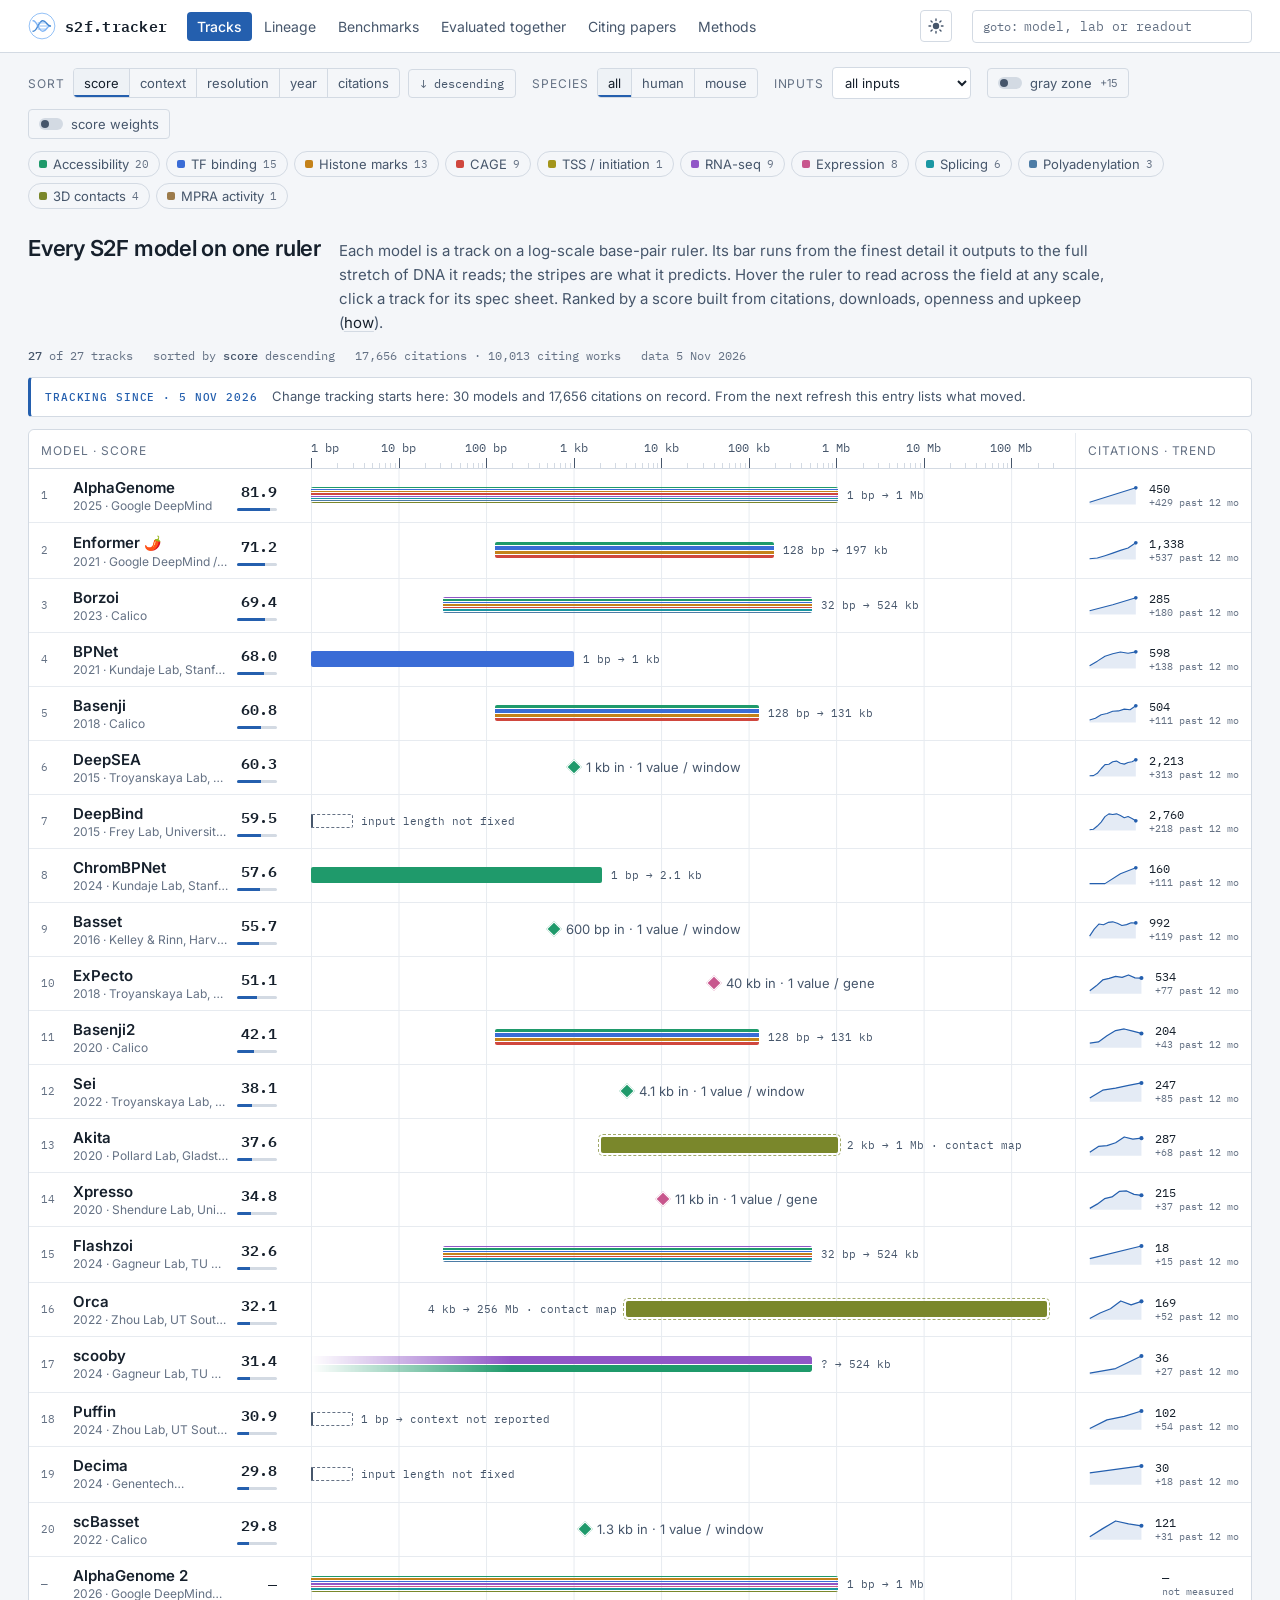
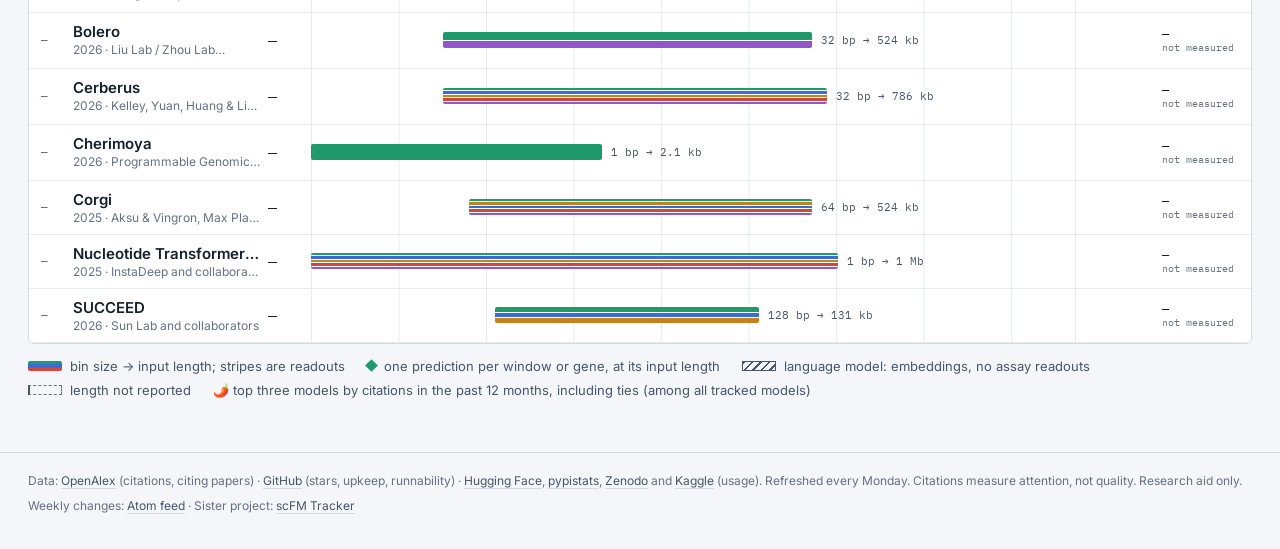
<file: index.html>
<!DOCTYPE html>
<html lang="en">
<head>
<meta charset="utf-8">
<meta name="viewport" content="width=device-width, initial-scale=1, viewport-fit=cover">
<title>S2F Tracker — sequence-to-function models, mapped</title>
<meta name="description" content="Every sequence-to-function model drawn on one base-pair ruler: how much DNA it reads, how finely it predicts, what it predicts, and whether anyone cites, downloads or maintains it.">
<link rel="canonical" href="https://eastmanmd.github.io/S2F-tracker/">
<meta property="og:type" content="website">
<meta property="og:site_name" content="S2F Tracker">
<meta property="og:url" content="https://eastmanmd.github.io/S2F-tracker/">
<meta property="og:title" content="Sequence-to-Function Model Tracker">
<meta property="og:description" content="Every sequence-to-function model on one base-pair ruler, ranked by citations, real usage and upkeep.">
<meta property="og:image" content="https://eastmanmd.github.io/S2F-tracker/assets/social-preview.png">
<meta property="og:image:alt" content="S2F Tracker logo and the words sequence-to-function models, mapped">
<meta name="twitter:card" content="summary_large_image">
<meta name="twitter:image" content="https://eastmanmd.github.io/S2F-tracker/assets/social-preview.png">
<meta name="theme-color" content="#ffffff">
<link rel="alternate" type="application/atom+xml" title="S2F Tracker — weekly changes" href="feed.xml">
<link rel="icon" type="image/svg+xml" href="assets/logo.svg">
<link rel="preconnect" href="https://fonts.googleapis.com">
<link rel="preconnect" href="https://fonts.gstatic.com" crossorigin>
<link rel="stylesheet" href="https://fonts.googleapis.com/css2?family=IBM+Plex+Mono:wght@400;500;600&family=Inter:ital,wght@0,400;0,500;0,600;1,400&display=swap">
<link rel="stylesheet" href="styles.css">
<script>/* Apply the saved theme before first paint; default to light. */
try { if (localStorage.getItem("s2f-theme") !== "dark") document.documentElement.dataset.theme = "light"; }
catch (e) { document.documentElement.dataset.theme = "light"; }</script>
</head>
<body>
<a class="skip" href="#main">Skip to content</a>

<header class="bar" id="bar">
  <div class="wrap bar-in">
    <a class="brand" href="#v=tracks" aria-label="S2F Tracker home">
      <img class="logo" src="assets/logo.svg" alt="" width="28" height="28">
      <span>s2f.tracker</span>
    </a>
    <nav class="nav" aria-label="Views">
      <a href="#v=tracks" data-view="tracks">Tracks</a>
      <a href="#v=lineage" data-view="lineage">Lineage</a>
      <a href="#v=benchmarks" data-view="benchmarks">Benchmarks</a>
      <a href="#v=pairs" data-view="pairs">Evaluated together</a>
      <a href="#v=papers" data-view="papers">Citing papers</a>
      <a href="#v=methods" data-view="methods">Methods</a>
    </nav>
    <button class="theme" id="theme-btn" type="button" aria-label="Switch to dark background" title="Switch to dark background">
      <svg class="moon" viewBox="0 0 16 16" aria-hidden="true"><path d="M13.5 10.2A6 6 0 0 1 5.8 2.5a6 6 0 1 0 7.7 7.7z" fill="currentColor"/></svg>
      <svg class="sun" viewBox="0 0 16 16" aria-hidden="true"><circle cx="8" cy="8" r="3.2" fill="currentColor"/><g stroke="currentColor" stroke-width="1.4" stroke-linecap="round"><path d="M8 1v1.6M8 13.4V15M1 8h1.6M13.4 8H15M3 3l1.1 1.1M11.9 11.9 13 13M3 13l1.1-1.1M11.9 4.1 13 3"/></g></svg>
    </button>
    <label class="goto"><span>goto:</span><input id="q" type="search" placeholder="model, lab or readout" autocomplete="off" spellcheck="false"></label>
  </div>
</header>

<main id="main" class="wrap">
  <div id="loading" class="loading">Loading data…</div>
  <div id="load-error" class="load-error" hidden></div>

  <!-- shared controls: shown on the views that filter models -->
  <section class="controls" id="controls" hidden aria-label="Filters">
    <div class="ctl-row">
      <div class="ctl" id="ctl-sort"><span>sort</span>
        <div class="seg"><button data-sort="score">score</button><button data-sort="context">context</button><button data-sort="resolution">resolution</button><button data-sort="year">year</button><button data-sort="citations">citations</button></div>
        <button class="btn" type="button" id="sort-direction" aria-label="Reverse sort order"></button>
      </div>
      <div class="ctl"><span>species</span>
        <div class="seg"><button data-sp="all">all</button><button data-sp="human">human</button><button data-sp="mouse">mouse</button></div>
      </div>
      <div class="ctl"><label for="input-filter">inputs</label>
        <select id="input-filter" aria-label="Filter models by prediction inputs" title="DNA only needs no extra biological context beyond sequence and routine species selection. Additional inputs require other biological context or features.">
          <option value="all">all inputs</option>
          <option value="dna-only">DNA only</option>
          <option value="additional">additional inputs</option>
          <option value="unknown">unknown</option>
        </select>
      </div>
      <button class="toggle" data-gray type="button"><i aria-hidden="true"></i>gray zone <small id="gray-count"></small></button>
      <button class="toggle" id="weights-btn" type="button" aria-expanded="false" aria-controls="weights"><i aria-hidden="true"></i>score weights</button>
    </div>
    <div class="weights" id="weights" hidden></div>
    <div class="chips" id="chips" role="group" aria-label="Readouts"></div>
  </section>

  <section id="view-tracks" class="view" hidden></section>
  <section id="view-lineage" class="view" hidden></section>
  <section id="view-benchmarks" class="view" hidden></section>
  <section id="view-pairs" class="view" hidden></section>
  <section id="view-papers" class="view" hidden></section>
  <section id="view-methods" class="view" hidden></section>
</main>

<footer class="foot wrap">
  <p>Data: <a href="https://openalex.org/" rel="noopener">OpenAlex</a> (citations, citing papers) ·
    <a href="https://docs.github.com/rest" rel="noopener">GitHub</a> (stars, upkeep, runnability) ·
    <a href="https://huggingface.co/" rel="noopener">Hugging Face</a>,
    <a href="https://pypistats.org/" rel="noopener">pypistats</a>,
    <a href="https://zenodo.org/" rel="noopener">Zenodo</a> and
    <a href="https://www.kaggle.com/models" rel="noopener">Kaggle</a> (usage).
    Refreshed every Monday. Citations measure attention, not quality. Research aid only.</p>
  <p>Weekly changes: <a href="feed.xml">Atom feed</a> · Sister project: <a href="https://eastmanmd.github.io/scFM-tracker/" rel="noopener">scFM Tracker</a></p>
</footer>

<aside class="drawer" id="drawer" aria-label="Model details" tabindex="-1" hidden></aside>
<div class="scrim" id="scrim" hidden></div>
<script src="app.js"></script>
</body>
</html>
</file>
<file: styles.css>
/* S2F Tracker — genome-browser look. Dark only: the readout colours are
   tuned against slate, and a light variant would need a second palette. */
:root{
  color-scheme:dark;
  --deep:#0a0e14; --bg:#0f141b; --panel:#141b25; --raise:#1a2330; --line:#263244; --grid:#1a2230;
  --ink:#dce4ee; --ink2:#93a3b8; --dim:#6f7f96; --hi:#80b5f5; --sel:#1b2738; --bad:#e5625a; --good:#3fb68b;
  --r-access:#3fb68b; --r-tf:#5b8def; --r-histone:#e2a33a; --r-cage:#e5625a; --r-rna:#b67ee0;
  --r-expr:#e089b4; --r-splice:#36bfc9; --r-contact:#a8b45a; --r-mpra:#c8a479; --r-polya:#7fa7c9; --r-tss:#d6cf6a;
  --c-core:#dce4ee; --c-derivative:#f2c66d; --c-gray:#64738a;
  --sans:"Inter",system-ui,-apple-system,"Segoe UI",sans-serif;
  --mono:"IBM Plex Mono",ui-monospace,SFMono-Regular,Menlo,monospace;
  --barh:52px;
  --on-hi:#0a0e14; --hi-soft:rgba(128,181,245,.14); --scrim:rgba(5,8,12,.55); --shadow:rgba(0,0,0,.4);
}
/* light background: same layout, darker readout colours so thin stripes and
   small labels keep their contrast on white */
:root[data-theme="light"]{
  color-scheme:light;
  --deep:#ffffff; --bg:#f4f6f9; --panel:#ffffff; --raise:#eef2f6; --line:#d3dae3; --grid:#e7ebf0;
  --ink:#16202c; --ink2:#46566b; --dim:#647184; --hi:#245fae; --sel:#e7f0fc; --bad:#c2412f; --good:#1d8459;
  --r-access:#1f9a6b; --r-tf:#3a6cd6; --r-histone:#c4821a; --r-cage:#d0473e; --r-rna:#9157c7;
  --r-expr:#c8568d; --r-splice:#1a97a3; --r-contact:#7a872b; --r-mpra:#9c7b4b; --r-polya:#4d7ca6; --r-tss:#a3951b;
  --on-hi:#ffffff; --hi-soft:rgba(36,95,174,.12); --scrim:rgba(20,28,40,.35); --shadow:rgba(20,28,40,.18);
}
*,*::before,*::after{box-sizing:border-box}
html{-webkit-text-size-adjust:100%;scroll-padding-top:calc(var(--barh) + 12px)}
body{margin:0;background:var(--bg);color:var(--ink);font:15px/1.5 var(--sans);-webkit-font-smoothing:antialiased;overflow-x:hidden}
a{color:var(--ink);text-decoration-color:var(--line);text-underline-offset:3px}
a:hover{text-decoration-color:var(--hi)}
button{font:inherit;color:inherit;background:none;border:0;padding:0;cursor:pointer}
:focus-visible{outline:2px solid var(--hi);outline-offset:2px}
[hidden]{display:none!important}
.wrap{width:100%;max-width:1320px;margin-inline:auto;padding-inline:max(16px,env(safe-area-inset-left,0px)) max(16px,env(safe-area-inset-right,0px))}
@media (min-width:900px){.wrap{padding-inline:28px}}
.skip{position:absolute;left:-9999px;top:8px;z-index:100;background:var(--hi);color:var(--on-hi);padding:6px 10px;border-radius:3px}
.skip:focus{left:8px}
.mono{font-family:var(--mono)}
.dim{color:var(--dim)}

/* ---------- top bar ---------- */
.bar{position:sticky;top:0;z-index:30;background:color-mix(in srgb,var(--deep) 94%,transparent);backdrop-filter:blur(8px);border-bottom:1px solid var(--line);padding-top:env(safe-area-inset-top,0px)}
.bar-in{display:flex;align-items:center;gap:8px 20px;min-height:var(--barh)}
.brand{display:flex;align-items:center;gap:9px;font:600 15px var(--mono);letter-spacing:.02em;color:var(--ink);text-decoration:none;white-space:nowrap}
.logo{display:block;width:28px;height:28px;flex:none}
.nav{display:flex;gap:2px;overflow-x:auto;scrollbar-width:none}
.nav::-webkit-scrollbar{display:none}
.nav a{padding:6px 10px;border-radius:4px;font:14px var(--sans);color:var(--ink2);text-decoration:none;white-space:nowrap}
.nav a:hover{color:var(--ink);background:var(--raise)}
.nav a[aria-current="page"]{color:var(--on-hi);background:var(--hi);font-weight:500}
.theme{margin-left:auto;flex:none;display:inline-grid;place-items:center;width:32px;height:32px;border:1px solid var(--line);border-radius:4px;color:var(--ink2)}
.theme:hover{border-color:var(--hi);color:var(--ink)}
.theme svg{width:16px;height:16px}
.theme .sun{display:none}
:root[data-theme="light"] .theme .sun{display:block}
:root[data-theme="light"] .theme .moon{display:none}
.goto{flex:0 1 280px;min-width:0;display:flex;align-items:center;gap:6px;background:var(--panel);border:1px solid var(--line);border-radius:4px;padding:0 10px}
.goto:focus-within{border-color:var(--hi)}
.goto span{font:12px var(--mono);color:var(--dim)}
.goto input{flex:1;min-width:0;background:transparent;border:0;outline:none;color:var(--ink);font:13px var(--mono);padding:7px 0}
.goto input::placeholder{color:var(--dim)}
@media (max-width:860px){
  .bar-in{flex-wrap:wrap;padding-block:8px;gap:8px 12px}
  .nav{order:3;flex-basis:100%;margin-inline:-6px}
  .goto{flex:1 1 160px}
}

/* ---------- shared bits ---------- */
main{padding-bottom:40px;min-height:60vh}
.loading,.load-error{padding:48px 0;font:13px var(--mono);color:var(--dim)}
.load-error{color:var(--bad)}
.view-head{display:flex;flex-wrap:wrap;align-items:baseline;gap:6px 18px;padding-block:22px 6px}
.view-head h1{margin:0;font:600 22px/1.2 var(--sans);letter-spacing:-.01em}
.lede{margin:0;flex-basis:100%;max-width:86ch;color:var(--ink2);font-size:15px;line-height:1.6}
.status{display:flex;flex-wrap:wrap;gap:4px 20px;padding-block:6px 12px;font:12px/1.5 var(--mono);color:var(--dim)}
.status b{color:var(--ink2);font-weight:500}
.eyebrow{margin:0;font:11px var(--mono);color:var(--dim);text-transform:uppercase;letter-spacing:.1em}
.panel{border:1px solid var(--line);border-radius:6px;background:var(--panel)}
.empty{padding:28px 16px;font:13px var(--mono);color:var(--dim)}
.btn{display:inline-flex;align-items:center;gap:6px;padding:6px 11px;border:1px solid var(--line);border-radius:4px;font:12px var(--mono);color:var(--ink2)}
.btn:hover{border-color:var(--hi);color:var(--ink)}
.tag{display:inline-block;font:500 10px/1.6 var(--mono);text-transform:uppercase;letter-spacing:.06em;color:var(--hi)}
.tag.g{color:var(--dim)}

/* ---------- controls ---------- */
.controls{padding-top:14px}
.ctl-row{display:flex;flex-wrap:wrap;align-items:center;gap:10px 16px}
.ctl{display:flex;flex-wrap:wrap;align-items:center;gap:8px}
.ctl>span,.ctl>label{font:12px var(--sans);color:var(--dim);text-transform:uppercase;letter-spacing:.08em}
.ctl select{max-width:100%;background:var(--panel);color:var(--ink);border:1px solid var(--line);border-radius:4px;padding:6px 8px;font:13px var(--sans)}
.seg{display:inline-flex;border:1px solid var(--line);border-radius:4px;overflow:hidden;max-width:100%;overflow-x:auto;scrollbar-width:none}
.seg button{padding:6px 10px;font:13px var(--sans);color:var(--ink2);white-space:nowrap}
.seg button+button{border-left:1px solid var(--line)}
.seg button:hover{color:var(--ink)}
.seg button[aria-pressed="true"]{background:var(--raise);color:var(--ink);box-shadow:inset 0 -2px 0 var(--hi)}
.toggle{display:inline-flex;align-items:center;gap:8px;padding:6px 10px;border:1px solid var(--line);border-radius:4px;font:13px var(--sans);color:var(--ink2)}
.toggle small{color:var(--dim);font-size:11px}
.toggle i{width:24px;height:12px;border-radius:6px;background:var(--line);position:relative;flex:none}
.toggle i::after{content:"";position:absolute;top:2px;left:2px;width:8px;height:8px;border-radius:50%;background:var(--ink2);transition:left .15s}
.toggle[aria-pressed="true"],.toggle[aria-expanded="true"]{color:var(--ink)}
.toggle[aria-pressed="true"] i,.toggle[aria-expanded="true"] i{background:var(--hi)}
.toggle[aria-pressed="true"] i::after,.toggle[aria-expanded="true"] i::after{left:14px;background:var(--deep)}
.chips{display:flex;flex-wrap:wrap;gap:6px;padding-block:12px 4px}
.chip{display:inline-flex;align-items:center;gap:6px;padding:4px 10px;border:1px solid var(--line);border-radius:999px;font:13px var(--sans);color:var(--ink2)}
.chip i{width:8px;height:8px;border-radius:2px;background:var(--c)}
.chip small{font:11px var(--mono);color:var(--dim)}
button.chip:hover{color:var(--ink);border-color:var(--c)}
.chip[aria-pressed="true"]{color:var(--ink);border-color:var(--c);background:color-mix(in srgb,var(--c) 18%,transparent)}
.chip.clear{border-style:dashed}

/* weights */
.weights{margin-top:12px;padding:14px 16px;border:1px solid var(--line);border-radius:6px;background:var(--panel)}
.w-grid{display:grid;grid-template-columns:repeat(auto-fit,minmax(180px,1fr));gap:12px 22px}
.w-item label{display:flex;justify-content:space-between;gap:8px;font:12px var(--sans);color:var(--ink2)}
.w-item label b{font:500 12px var(--mono);color:var(--ink)}
.w-item small{display:block;font-size:11px;color:var(--dim);line-height:1.4;margin-top:2px}
.w-item input{width:100%;accent-color:var(--hi);margin:6px 0 0}
.w-foot{display:flex;flex-wrap:wrap;align-items:center;gap:8px 16px;margin-top:12px;font:12px var(--mono);color:var(--dim)}
.w-foot .btn{margin-left:auto}

/* ---------- tracks ---------- */
.changes{display:flex;flex-wrap:wrap;align-items:baseline;gap:4px 14px;margin-bottom:12px;padding:9px 14px;border:1px solid var(--line);border-left:3px solid var(--hi);border-radius:4px;background:var(--panel);font-size:13px;color:var(--ink2)}
.changes b{font:500 11px var(--mono);color:var(--hi);text-transform:uppercase;letter-spacing:.08em}
.changes ul{display:contents;list-style:none}
.changes li{margin:0}
.grid{position:relative;border:1px solid var(--line);border-radius:6px;background:var(--panel);overflow:clip}
.head,.row{display:grid;grid-template-columns:260px minmax(0,1fr) 176px}
.head{position:sticky;top:calc(var(--barh) + env(safe-area-inset-top,0px));z-index:5;background:var(--panel);border-bottom:1px solid var(--line);border-radius:6px 6px 0 0}
.hcell{padding:10px 12px;font:12px var(--sans);color:var(--dim);text-transform:uppercase;letter-spacing:.08em;align-self:end}
.hs{border-left:1px solid var(--grid)}
.trk{padding-inline:22px;min-width:0}
.in{position:relative;height:100%;min-height:50px;background-image:linear-gradient(to right,var(--grid) 1px,transparent 1px);background-size:calc(100% / 8.4771) 100%}
.ruler{min-height:38px;background-image:none}
.tk{position:absolute;bottom:0;width:1px;height:5px;background:var(--line)}
.tk.maj{height:10px;background:var(--ink2)}
.tl{position:absolute;bottom:13px;transform:translateX(-50%);font:12px var(--mono);color:var(--ink2);white-space:nowrap}
.row{border-bottom:1px solid var(--grid);cursor:pointer}
.row:last-of-type{border-bottom:0}
.row:hover{background:var(--raise)}
.row[aria-selected="true"]{background:var(--sel);box-shadow:inset 3px 0 0 var(--hi)}
.lab{display:grid;grid-template-columns:24px minmax(0,1fr) auto;gap:1px 8px;align-items:center;padding:9px 12px;min-width:0}
.rank{grid-row:1 / span 2;font:11px var(--mono);color:var(--dim);font-variant-numeric:tabular-nums}
.name-wrap{display:flex;align-items:center;gap:4px;min-width:0}
.name{font:600 15px var(--sans);color:var(--ink);white-space:nowrap;overflow:hidden;text-overflow:ellipsis}
.hot{flex:none;font-size:14px}
.meta{grid-column:2;font:12px var(--sans);color:var(--dim);white-space:nowrap;overflow:hidden;text-overflow:ellipsis}
.meta .tag{margin-left:6px}
.score{grid-column:3;grid-row:1 / span 2;display:grid;justify-items:end;gap:4px;font:600 15px var(--mono);color:var(--ink);font-variant-numeric:tabular-nums}
.score .delta{font:500 10px var(--mono)}
.meter{width:40px;height:3px;background:var(--line);border-radius:2px;overflow:hidden}
.meter i{display:block;height:100%;background:var(--hi)}
.tbar{position:absolute;top:50%;transform:translateY(-50%);height:16px;min-width:3px;display:flex;flex-direction:column;gap:1px;border-radius:2px;overflow:hidden}
.tbar span{flex:1;background:var(--c)}
.tbar.lm{background:repeating-linear-gradient(135deg,var(--ink2) 0 1.5px,transparent 1.5px 6px);border:1px solid var(--ink2)}
.tbar.cm{outline:1px dashed color-mix(in srgb,var(--r-contact) 70%,transparent);outline-offset:2px}
.dot{position:absolute;top:50%;width:11px;height:11px;transform:translate(-50%,-50%) rotate(45deg);background:var(--c);border:1px solid var(--deep)}
.unk{position:absolute;top:50%;transform:translateY(-50%);height:14px;width:42px;border:1px dashed var(--dim);border-left:2px solid var(--ink2);border-radius:0 2px 2px 0}
.bl{position:absolute;top:50%;transform:translateY(-50%);padding-left:9px;font:11px var(--mono);color:var(--ink2);white-space:nowrap;pointer-events:none}
.bl.dl{padding-left:12px}
.bl.ul{padding-left:50px}
.bl.over{padding:1px 6px;margin-right:2px;background:color-mix(in srgb,var(--panel) 88%,transparent);border-radius:3px}
.row:hover .bl.over{background:color-mix(in srgb,var(--raise) 88%,transparent)}
.bl.flip{transform:translate(-100%,-50%);padding-left:0;padding-right:9px}
.sp{display:flex;align-items:center;gap:10px;padding:6px 12px;border-left:1px solid var(--grid);font:12px var(--mono);font-variant-numeric:tabular-nums;color:var(--ink)}
.sp small{display:block;color:var(--dim);font-size:10px;white-space:nowrap}
.xh{position:absolute;top:0;bottom:0;width:1px;background:var(--hi);pointer-events:none;z-index:6;opacity:.85}
.tip{position:absolute;z-index:7;pointer-events:none;background:var(--deep);border:1px solid var(--hi);border-radius:4px;padding:7px 9px;font:11px/1.5 var(--mono);color:var(--ink2);white-space:nowrap}
.tip b{color:var(--hi);font-weight:600}
.legend{display:flex;flex-wrap:wrap;gap:8px 22px;padding-block:14px;font:13px var(--sans);color:var(--ink2)}
.legend span{display:inline-flex;align-items:center;gap:8px}
.lg-bar{width:34px;height:10px;border-radius:2px;background:linear-gradient(var(--r-access) 0 33%,var(--r-tf) 33% 66%,var(--r-cage) 66%)}
.lg-dot{width:9px;height:9px;transform:rotate(45deg);background:var(--r-access)}
.lg-lm{width:34px;height:10px;border:1px solid var(--ink2);background:repeating-linear-gradient(135deg,var(--ink2) 0 1.5px,transparent 1.5px 6px)}
.lg-unk{width:34px;height:10px;border:1px dashed var(--dim);border-left:2px solid var(--ink2)}
@media (max-width:860px){
  .head,.row{grid-template-columns:minmax(0,1fr)}
  .hl,.hs,.sp{display:none}
  .lab{padding-bottom:0}
  .tl.odd{display:none}
  .trk{padding-inline:16px}
  .in{min-height:40px}
}

/* ---------- drawer ---------- */
.drawer{position:fixed;top:0;right:0;bottom:0;z-index:45;width:min(500px,100%);overflow:auto;overscroll-behavior:contain;background:var(--panel);border-left:1px solid var(--line);box-shadow:-24px 0 48px var(--shadow);
  padding:calc(env(safe-area-inset-top,0px) + 18px) max(22px,env(safe-area-inset-right,0px)) calc(env(safe-area-inset-bottom,0px) + 32px) 22px;
  transform:translateX(100%);visibility:hidden;transition:transform .22s ease,visibility 0s linear .22s}
.drawer.open{transform:none;visibility:visible;transition:transform .22s ease}
.scrim{position:fixed;inset:0;z-index:40;background:var(--scrim)}
@media (min-width:1200px){.scrim{background:transparent}}
.close{float:right;font:11px var(--mono);color:var(--ink2);border:1px solid var(--line);border-radius:3px;padding:4px 8px}
.close:hover{border-color:var(--hi);color:var(--ink)}
.d-eye{margin:0;font:11px var(--mono);color:var(--hi);text-transform:uppercase;letter-spacing:.1em}
.d-name{margin:6px 0 2px;font:600 28px/1.1 var(--sans);color:var(--ink)}
.d-org{margin:0;font:13px var(--sans);color:var(--ink2)}
.d-note{margin:14px 0 0;font:14px/1.6 var(--sans);color:var(--ink)}
.d-h{margin:26px 0 10px;font:11px var(--mono);color:var(--dim);text-transform:uppercase;letter-spacing:.1em;display:flex;justify-content:space-between;gap:10px}
.d-h span{text-transform:none;letter-spacing:0}
.mini{position:relative;height:34px;border-bottom:1px solid var(--line);margin:18px 0 22px}
.mini .tbar{height:12px}
.mini .tl{bottom:auto;top:30px;font-size:10px;color:var(--dim)}
.mini .tk{bottom:-1px}
.dl{display:grid;grid-template-columns:auto minmax(0,1fr);gap:6px 18px;margin:0;font:13px var(--sans)}
.dl dt{color:var(--dim)}
.dl dd{margin:0;color:var(--ink);font:12.5px/1.5 var(--mono);overflow-wrap:anywhere}
.dl dd small{color:var(--dim);font-size:11px}
.comp{display:grid;grid-template-columns:118px minmax(0,1fr) 44px;align-items:center;gap:10px;font:12px var(--sans);color:var(--ink2);margin-bottom:7px}
.comp div{height:6px;background:var(--line);border-radius:3px;overflow:hidden}
.comp div i{display:block;height:100%;background:var(--hi)}
.comp b{font:500 12px var(--mono);color:var(--ink);text-align:right}
.comp.miss{color:var(--dim)}
.comp.miss div{background:repeating-linear-gradient(90deg,var(--line) 0 4px,transparent 4px 8px)}
.note{margin:8px 0 0;font-size:12px;line-height:1.5;color:var(--dim)}
.sig{display:grid;grid-template-columns:18px 104px minmax(0,1fr);gap:4px 8px;font-size:12.5px;align-items:baseline;margin-bottom:4px}
.sig .ok{color:var(--good)}.sig .no{color:var(--bad)}.sig .na{color:var(--dim)}
.sig span:last-child{color:var(--dim);font-size:12px}
.stack{display:flex;height:8px;border-radius:4px;overflow:hidden;background:var(--line);margin:4px 0 6px}
.stack i{display:block;height:100%}
.keys{display:flex;flex-wrap:wrap;gap:4px 14px;font:11.5px var(--mono);color:var(--ink2)}
.keys span{display:inline-flex;align-items:center;gap:6px}
.keys i{width:8px;height:8px;border-radius:2px}
.lin{display:flex;flex-wrap:wrap;align-items:center;gap:6px;font:12px var(--mono);color:var(--dim)}
.lin button{padding:4px 9px;border:1px solid var(--line);border-radius:3px;color:var(--ink)}
.lin button:hover{border-color:var(--hi)}
.lin .cur{padding:4px 9px;border-radius:3px;background:var(--hi);color:var(--on-hi)}
.plist{list-style:none;margin:0;padding:0}
.plist li{padding:9px 0;border-top:1px solid var(--grid)}
.plist li:first-child{border-top:0}
.ptitle{font-size:13.5px;line-height:1.45;color:var(--ink)}
.pmeta{font:11.5px/1.5 var(--mono);color:var(--dim);margin-top:2px}
.pmeta .u{color:var(--ink2)}
.u-application{color:var(--r-access)!important}.u-benchmark{color:var(--hi)!important}.u-extension{color:var(--r-tf)!important}.u-review{color:var(--r-rna)!important}
.more{margin-top:10px}
.pairs-mini{display:flex;flex-wrap:wrap;gap:6px}
.pairs-mini button{display:inline-flex;gap:6px;align-items:baseline;padding:4px 9px;border:1px solid var(--line);border-radius:3px;font:12px var(--mono);color:var(--ink)}
.pairs-mini button small{color:var(--dim)}
.pairs-mini button:hover{border-color:var(--hi)}

/* ---------- lineage ---------- */
.tree{overflow-x:auto;padding:6px 0 4px}
.tree svg{display:block;min-width:900px;width:100%;height:auto}
.tree .node{cursor:pointer}
.tree .node:hover circle,.tree .node:focus-visible circle{stroke:var(--hi);stroke-width:2.5}
.tree .node:focus{outline:none}

/* ---------- pairs ---------- */
.pairs-layout{display:grid;grid-template-columns:minmax(0,1fr) 340px;gap:20px;align-items:start}
@media (max-width:1100px){.pairs-layout{grid-template-columns:minmax(0,1fr)}}
.matrix-wrap{overflow:auto;padding:12px}
.matrix{border-collapse:separate;border-spacing:2px;font:11px var(--mono)}
.matrix th{font-weight:400;color:var(--ink2);white-space:nowrap}
.matrix thead th{height:110px;vertical-align:bottom;padding:0}
.matrix thead th div{writing-mode:vertical-rl;transform:rotate(180deg);padding:4px 0;margin-inline:auto}
.matrix tbody th{text-align:right;padding-right:6px}
.matrix td{width:24px;height:24px;min-width:24px;padding:0;text-align:center;border-radius:2px;color:var(--on-hi);font-variant-numeric:tabular-nums}
.matrix td button{width:100%;height:100%;font:inherit;color:inherit}
.matrix td.self{background:transparent}
.matrix td.zero{background:var(--grid)}
.matrix td.on{outline:2px solid var(--hi);outline-offset:1px}
.side h2{margin:0 0 4px;font:600 15px var(--sans)}
.side .panel{padding:14px 16px}
.toplist{list-style:none;margin:0;padding:0;counter-reset:t}
.toplist li{display:grid;grid-template-columns:22px minmax(0,1fr) auto;gap:8px;align-items:baseline;padding:6px 0;border-top:1px solid var(--grid);font-size:13px}
.toplist li:first-child{border-top:0}
.toplist li::before{counter-increment:t;content:counter(t);font:11px var(--mono);color:var(--dim)}
.toplist button{text-align:left;color:var(--ink)}
.toplist button:hover{color:var(--hi)}
.toplist b{font:500 12px var(--mono);color:var(--ink2)}

/* ---------- benchmarks ---------- */
.benchmark-select{display:flex;flex-wrap:wrap;align-items:center;gap:8px;margin:0 0 16px;font:12px var(--mono);color:var(--ink2)}
.benchmark-select select{max-width:100%;padding:7px 9px;border:1px solid var(--line);border-radius:4px;background:var(--panel);color:var(--ink);font:13px var(--sans)}
.benchmark-layout{display:grid;grid-template-columns:minmax(0,2fr) minmax(260px,1fr);gap:16px;align-items:start}
.benchmark-results,.benchmark-context{padding:18px}
.benchmark-heading{display:flex;flex-wrap:wrap;justify-content:space-between;align-items:baseline;gap:8px 16px}
.benchmark-heading h2,.benchmark-context h2{margin:4px 0 8px;font:600 17px var(--sans);color:var(--ink)}
.benchmark-category{font:11px var(--mono);text-transform:uppercase;color:var(--hi)}
.benchmark-metric{font:12px var(--mono);color:var(--ink2)}
.benchmark-table-wrap{overflow-x:auto}
.benchmark-table{width:100%;border-collapse:collapse;text-align:left;font:13px var(--sans)}
.benchmark-table th,.benchmark-table td{padding:10px 8px;border-bottom:1px solid var(--grid);vertical-align:top}
.benchmark-table thead th{color:var(--dim);font:11px var(--mono);text-transform:uppercase}
.benchmark-table tbody th{font-weight:600}
.benchmark-table button{color:var(--hi);text-align:left}
.benchmark-table button:hover{text-decoration:underline}
.benchmark-value{font:600 13px var(--mono);text-align:right}
.benchmark-table th:last-child{text-align:right}
.benchmark-context p,.benchmark-missing{font:13px/1.55 var(--sans);color:var(--ink2)}
.benchmark-context b{color:var(--ink)}
.benchmark-missing{margin-top:14px}
.benchmark-missing summary{cursor:pointer;color:var(--hi)}
.benchmark-foot{margin-top:14px}
@media(max-width:860px){.benchmark-layout{grid-template-columns:minmax(0,1fr)}}

/* ---------- papers ---------- */
.paper-tabs{margin-bottom:16px}
.export-form{padding:18px}
.export-fields{display:flex;flex-wrap:wrap;gap:12px 16px}
.export-fields label{display:grid;gap:5px;font:12px var(--mono);color:var(--ink2)}
.export-fields input,.export-fields select{background:var(--panel);color:var(--ink);border:1px solid var(--line);border-radius:4px;padding:6px 8px;font:12px var(--mono);max-width:100%}
#export-status{font:12px var(--sans);color:var(--ink2)}
.export-form button:disabled{opacity:.55;cursor:wait}
.pfilters{display:flex;flex-wrap:wrap;gap:10px 16px;align-items:center;padding-block:4px 14px}
.pfilters select{background:var(--panel);color:var(--ink);border:1px solid var(--line);border-radius:4px;padding:6px 8px;font:12px var(--mono);max-width:100%}
.papers{padding:4px 16px}
.papers .plist li{display:grid;grid-template-columns:92px minmax(0,1fr);gap:4px 16px;padding:12px 0}
.pdate{font:12px var(--mono);color:var(--dim);padding-top:2px}
.pmods{display:flex;flex-wrap:wrap;gap:4px;margin-top:6px}
.pmods button{font:11px var(--mono);padding:1px 7px;border:1px solid var(--line);border-radius:3px;color:var(--ink2)}
.pmods button:hover{border-color:var(--hi);color:var(--ink)}
@media (max-width:640px){.papers .plist li{grid-template-columns:minmax(0,1fr)}}

/* ---------- methods ---------- */
.prose{max-width:76ch;padding-bottom:20px}
.prose h2{margin:30px 0 8px;font:600 17px var(--sans)}
.prose p,.prose li{color:var(--ink2);line-height:1.65}
.prose strong{color:var(--ink);font-weight:600}
.prose code{font:12.5px var(--mono);color:var(--ink);background:var(--raise);padding:1px 5px;border-radius:3px}
.prose table{border-collapse:collapse;font-size:13px;margin:8px 0;width:100%}
.prose th,.prose td{text-align:left;padding:6px 10px 6px 0;border-bottom:1px solid var(--grid);vertical-align:top}
.prose th{font:11px var(--mono);color:var(--dim);text-transform:uppercase;letter-spacing:.06em;font-weight:400}
.prose td{color:var(--ink2)}
.prose td:first-child{color:var(--ink);white-space:nowrap}

/* ---------- footer ---------- */
.foot{border-top:1px solid var(--line);padding-block:18px calc(env(safe-area-inset-bottom,0px) + 28px);font-size:12px;color:var(--dim);line-height:1.6}
.foot p{margin:0 0 6px}
.foot a{color:var(--ink2)}

@media (prefers-reduced-motion:reduce){*{transition:none!important}}

/* phones: keep the filters to a few lines so the tracks start sooner */
@media (max-width:640px){
  .chips{flex-wrap:nowrap;overflow-x:auto;scrollbar-width:none;margin-inline:-16px;padding-inline:16px}
  .chips::-webkit-scrollbar{display:none}
  .chip{flex:none}
  .ctl-row{gap:8px 10px}
  .ctl{flex-wrap:nowrap;min-width:0;max-width:100%}
  .view-head h1{font-size:19px}
  .lede{font-size:14px}
  .changes{font-size:12.5px}
}
</file>
